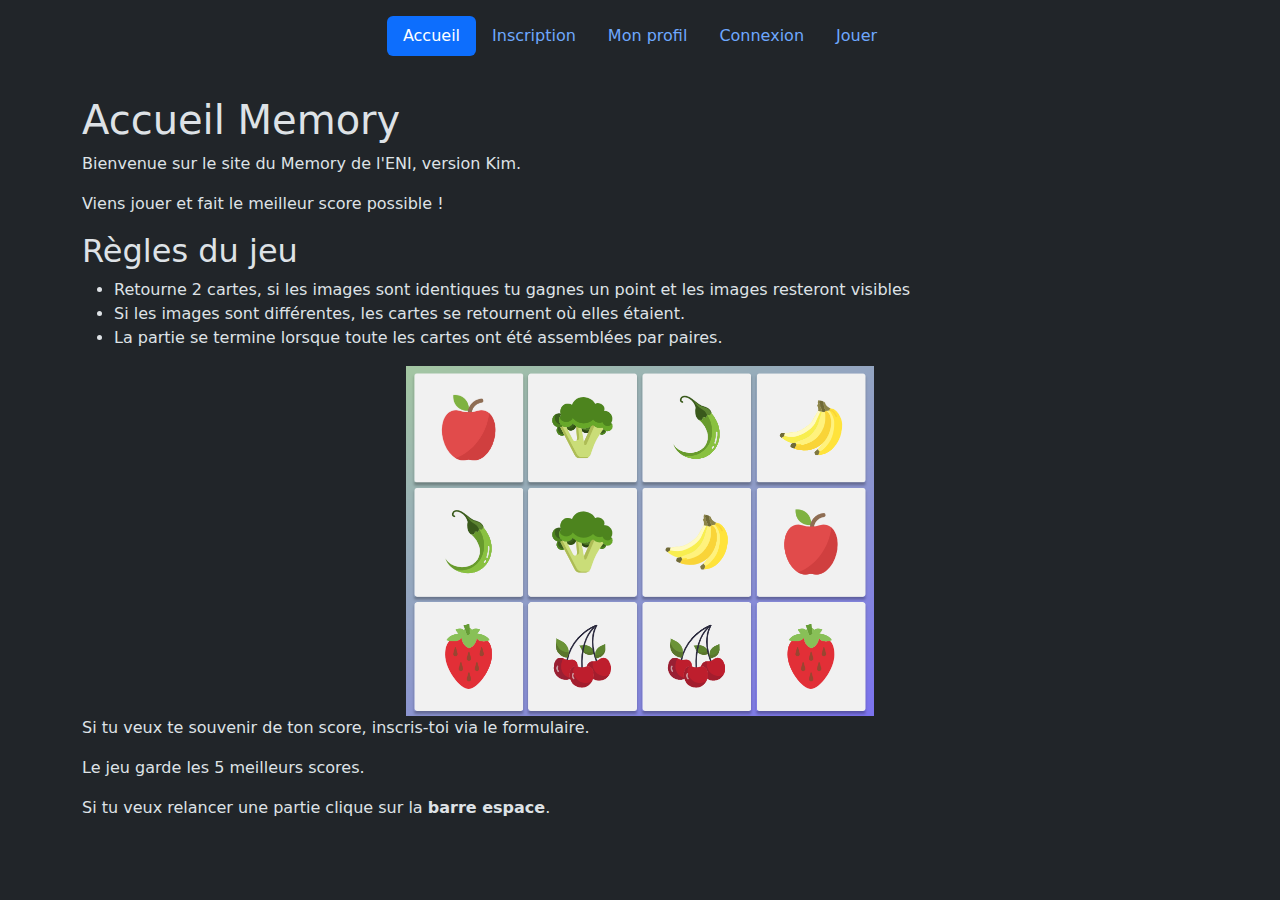
<file: index.html>
<!DOCTYPE html>
<html lang="fr"  data-bs-theme="dark">
    <head>
        <meta http-equiv="X-UA-Compatible" content="IE-edge" > 
        <meta charset="UTF-8"> 
        <meta author="Kim"> 
        <meta name="description" content="Un TP "> 
        <meta name="viewport" content="width=device-width, initial-scale=1.0">
        <link rel="icon" href="data:image/svg+xml,<svg xmlns=%22http://www.w3.org/2000/svg%22 viewBox=%220 0 100 100%22><text y=%22.9em%22 font-size=%2290%22>🧠</text></svg>">
        <link rel="stylesheet" href="./css/style.css">
        <link href="https://cdn.jsdelivr.net/npm/bootstrap@5.3.3/dist/css/bootstrap.min.css" rel="stylesheet" integrity="sha384-QWTKZyjpPEjISv5WaRU9OFeRpok6YctnYmDr5pNlyT2bRjXh0JMhjY6hW+ALEwIH" crossorigin="anonymous">
        <script src="https://cdn.jsdelivr.net/npm/bootstrap@5.3.3/dist/js/bootstrap.bundle.min.js" integrity="sha384-YvpcrYf0tY3lHB60NNkmXc5s9fDVZLESaAA55NDzOxhy9GkcIdslK1eN7N6jIeHz" crossorigin="anonymous"></script>
        <script type="module" src="./js/index.js"></script>
        <title>Memory 🧠</title>
    </head>
    <body>
        <header class="container">
            <div class="row">
                <div class="col-12">
                    <div class="d-flex justify-content-center py-3">
                        <ul class="nav nav-pills justify-content-center align-content-center flex-wrap">
                            <li class="nav-item"><a class="nav-link active" aria-current="page" href="./index.html">Accueil</a></li>
                            <li class="nav-item"><a class="nav-link" href="./inscription.html">Inscription</a></li>
                            <li class="nav-item"><a class="nav-link" href="./profil.html">Mon profil</a></li>
                            <li class="nav-item"><a  id="deconnexionLink" class="nav-link"
                                    href="./connexion.html">Connexion</a></li>
                            <li class="nav-item"><a class="nav-link" href="./game.html">Jouer</a></li>
                        </ul>
                    </div>
                </div>
            </div>
        </header>
        <main class="container">
            <div class="row">
                <div class="col-12">
                    <div class="justify-content-center my-4">
                        <h1>Accueil Memory</h1>
                        <p>Bienvenue sur le site du Memory de l'ENI, version Kim.</p>
                        <p>Viens jouer et fait le meilleur score possible !</p>
                        <article>
                            <h2>Règles du jeu</h2>
                            <ul>
                                <li>Retourne 2 cartes, si les images sont identiques tu gagnes un point et les images
                                    resteront visibles</li>
                                <li>Si les images sont différentes, les cartes se retournent où elles étaient.</li>
                                <li>La partie se termine lorsque toute les cartes ont été assemblées par paires.</li>
                            </ul>
                        </article>
                        <div class="text-center">
                            <img class="img-fluid" src="./images/ressources1/memory-legume/memory_detail.png"
                                alt="exemple de plateau">
                        </div>
                        <div>
                            <p>Si tu veux te souvenir de ton score, inscris-toi via le formulaire.</p>
                            <p>Le jeu garde les 5 meilleurs scores.</p>
                            <p>Si tu veux relancer une partie clique sur la <b>barre espace</b>.</p>
                        </div>
                    </div>
                </div>
            </div>
        </main>
    </body>
    
    </html>
</file>
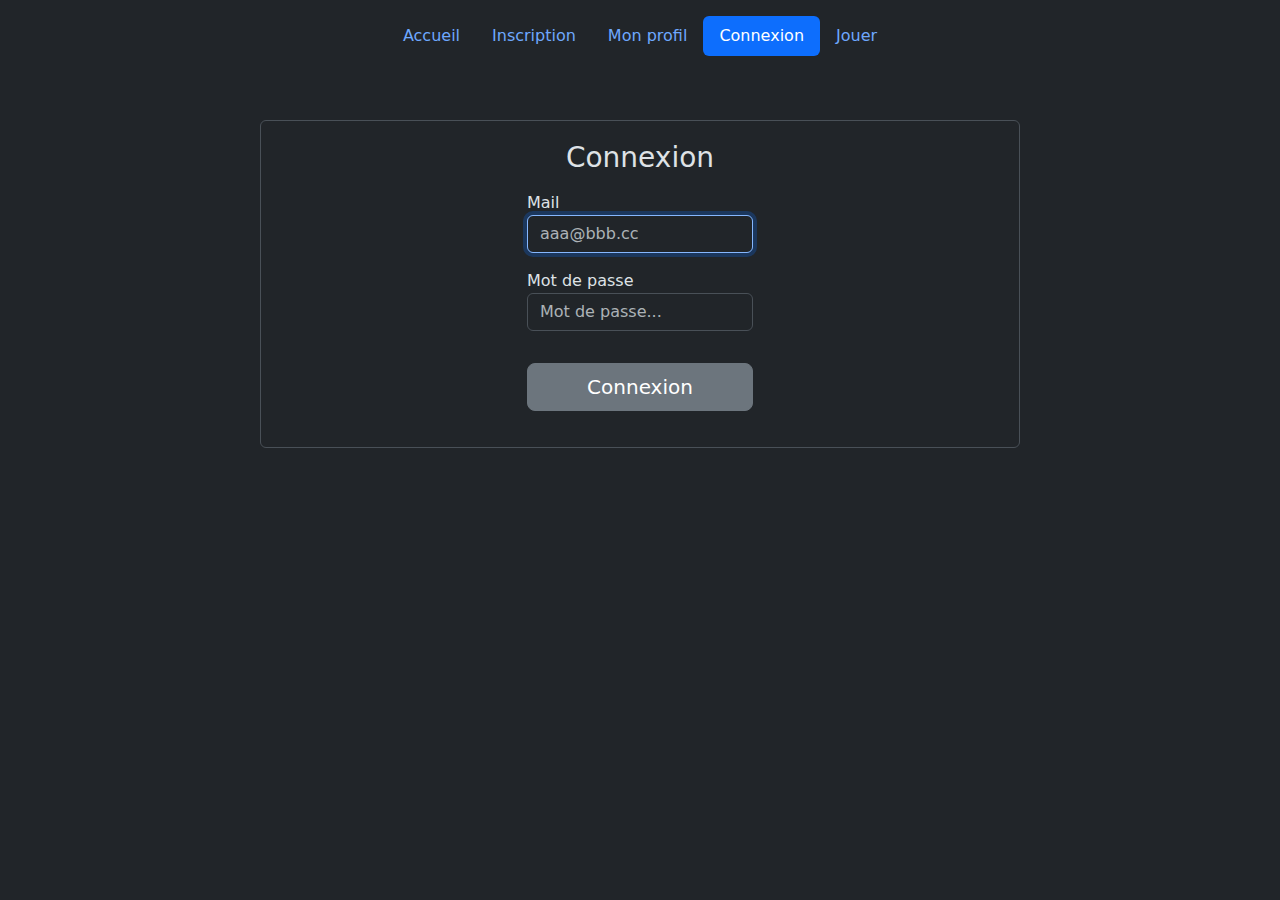
<file: connexion.html>
<!DOCTYPE html>
<html lang="fr" data-bs-theme="dark">
    <head>
        <meta http-equiv="X-UA-Compatible" content="IE-edge" > 
        <meta charset="UTF-8"> 
        <meta author="Kim"> 
        <meta name="description" content="Un TP "> 
        <meta name="viewport" content="width=device-width, initial-scale=1.0">
        <link rel="icon" href="data:image/svg+xml,<svg xmlns=%22http://www.w3.org/2000/svg%22 viewBox=%220 0 100 100%22><text y=%22.9em%22 font-size=%2290%22>🧠</text></svg>">
        <link rel="stylesheet" href="./css/style.css">
        <script src="./js/argon2-bundled.min.js"></script>
        <link href="https://cdn.jsdelivr.net/npm/bootstrap@5.3.3/dist/css/bootstrap.min.css" rel="stylesheet" integrity="sha384-QWTKZyjpPEjISv5WaRU9OFeRpok6YctnYmDr5pNlyT2bRjXh0JMhjY6hW+ALEwIH" crossorigin="anonymous">
        <script src="https://cdn.jsdelivr.net/npm/bootstrap@5.3.3/dist/js/bootstrap.bundle.min.js" integrity="sha384-YvpcrYf0tY3lHB60NNkmXc5s9fDVZLESaAA55NDzOxhy9GkcIdslK1eN7N6jIeHz" crossorigin="anonymous"></script>
        <script type="module" src="./js/connexion.js"></script>
        <title>Memory 🧠</title>
    </head>
    <body>
        <header class="container">
            <div class="row">
                <div class="col-12">
                    <div class="d-flex justify-content-center py-3">
                        <ul class="nav nav-pills justify-content-center align-content-center flex-wrap">
                            <li class="nav-item"><a class="nav-link" href="./index.html">Accueil</a></li>
                            <li class="nav-item"><a class="nav-link" href="./inscription.html">Inscription</a></li>
                            <li class="nav-item"><a class="nav-link" href="./profil.html">Mon profil</a></li>
                            <li class="nav-item"><a id="deconnexionLink" class="nav-link active" aria-current="page"
                                    href="./connexion.html">Connexion</a></li>
                            <li class="nav-item"><a class="nav-link" href="./game.html">Jouer</a></li>
                        </ul>
                    </div>
                </div>
            </div>
        </header>
        <div class="container my-5">
            <div class="row">
                <div class="col-12 col-md-8 mx-auto img-thumbnail">
                    <main class="d-flex justify-content-center py-3">
                        <form class="form-signin" data-bitwarden-watching="1">
                            <h1 class="h3 mb-3 font-weight-normal text-center">Connexion</h1>
                            <div class="form-group mb-3">
                                <label for="inputEmail" class="sr-only">Mail</label>
                                <input type="email" id="inputEmail" class="form-control" placeholder="aaa@bbb.cc"
                                    required="" autofocus="">
                            </div>
                            <div class="form-group">
                                <label for="inputPassword" class="sr-only">Mot de passe</label>
                                <input type="password" id="inputPassword" class="form-control"
                                    placeholder="Mot de passe..." required="">
                                </div>
                                <div class="d-flex flex-column justify-content-center py-3">
                                <input id="submit" class="btn btn-lg btn-secondary btn-block mt-3" type="submit" value="Connexion"></input>
                                <div id="feedbackUsermail" class="invalid-feedback">
                                    Adresse ou mot de passe incorrect.
                                </div>
                            </div>
                        </form>
                    </main>
                </div>
            </div>
        </div>
    </body>
    </html>
</file>
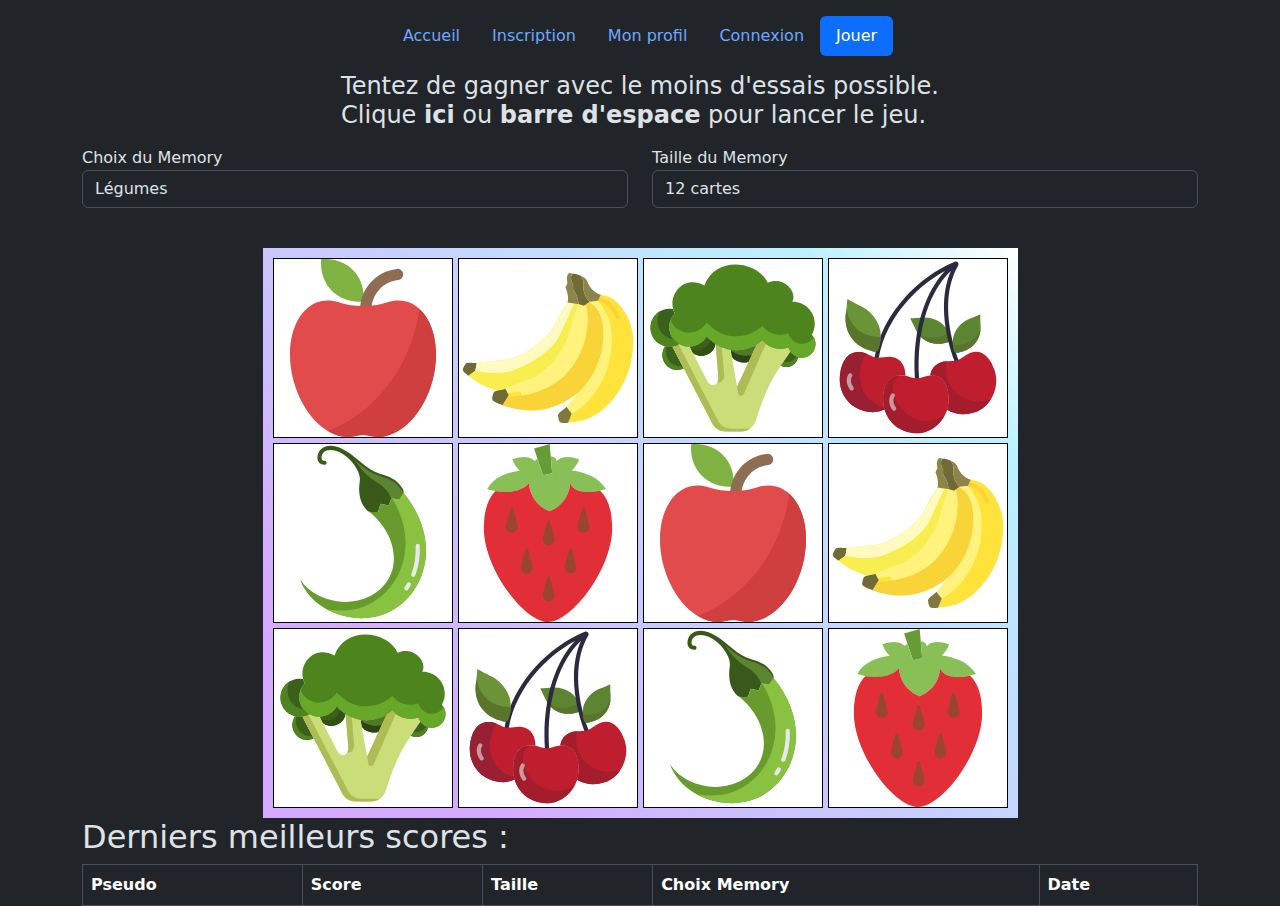
<file: game.html>
<!DOCTYPE html>
<html lang="fr" data-bs-theme="dark">
<head>
    <meta http-equiv="X-UA-Compatible" content="IE-edge" > 
    <meta charset="UTF-8"> 
    <meta author="Kim"> 
    <meta name="description" content="Un TP "> 
    <meta name="viewport" content="width=device-width, initial-scale=1.0">
    <link rel="icon" href="data:image/svg+xml,<svg xmlns=%22http://www.w3.org/2000/svg%22 viewBox=%220 0 100 100%22><text y=%22.9em%22 font-size=%2290%22>🧠</text></svg>">
    <link rel="stylesheet" href="./css/style.css">
    <link href="https://cdn.jsdelivr.net/npm/bootstrap@5.3.3/dist/css/bootstrap.min.css" rel="stylesheet" integrity="sha384-QWTKZyjpPEjISv5WaRU9OFeRpok6YctnYmDr5pNlyT2bRjXh0JMhjY6hW+ALEwIH" crossorigin="anonymous">
    <script src="https://cdn.jsdelivr.net/npm/bootstrap@5.3.3/dist/js/bootstrap.bundle.min.js" integrity="sha384-YvpcrYf0tY3lHB60NNkmXc5s9fDVZLESaAA55NDzOxhy9GkcIdslK1eN7N6jIeHz" crossorigin="anonymous"></script>
    <script type="module" src="./js/gameScript.js"></script>
    <title>Memory 🧠</title>
</head>
<body>
  <header class="d-flex justify-content-center py-3">
      <ul class="nav nav-pills">
        <li class="nav-item"><a class="nav-link" href="./index.html">Accueil</a></li>
        <li class="nav-item"><a class="nav-link" href="./inscription.html">Inscription</a></li>
        <li class="nav-item"><a class="nav-link" href="./profil.html">Mon profil</a></li>
        <li class="nav-item"><a id="deconnexionLink" class="nav-link" href="./connexion.html">Connexion</a></li>
        <li class="nav-item"><a class="nav-link active" aria-current="page" href="./game.html">Jouer</a></li>
      </ul>
    </header>
  </nav>
  <main class="mainGame">
    <h4 class="relaunch">Tentez de gagner avec le moins d'essais possible. <br> Clique <strong>ici</strong> ou <strong>barre d'espace</strong> pour lancer le jeu.</h4>
  <h6 class="col-3 offset-9"></h6>
  <div class="container">
    <form action="">
        <div class="row align-items-center">
            <div class="col-md-6 d-flex flex-column">
                <label for="favoriteMemory">Choix du Memory</label>
                <select class="form-control" name="favoriteMemory" id="favoriteMemory">
                  <option value="1">Animaux</option>
                  <option value="2">Animaux animés</option>
                  <option value="3">Animaux Domestiques</option>
                  <option value="4">Chiens</option>
                  <option value="5">Dinos</option>
                  <option value="6">Dinosaures sans noms</option>
                  <option value="7">Légumes</option>
                </select>
              </div>
                <div class="col-md-6 d-flex flex-column">
                    <label for="favoriteSize">Taille du Memory</label>
                    <select class="form-control" name="favoriteSize" id="favoriteSize">
                      <option value="12">12 cartes</option>
                      <option value="16">16 cartes</option>
                      <option value="20">20 cartes</option>
                      <option value="46">46 cartes</option>
                      <option value="54">54 cartes</option>
                    </select>
                </div>
            
            <!-- <div class="col-md-4 d-flex mt-4">
                <button class="btnStart btn btn-secondary mt-auto">Commencer</button>
            </div> -->
        </div>
    </form>
</div>
<div class="text-center mb-3">
  <img id="memorImg" class="img-fluid">
</div>
  <section class="boardGame" >
  </section>
</main>
<aside class="container">
  <h2>Derniers meilleurs scores : </h2>
  <table class="table table-striped table-bordered" id="scoreTable">
    <thead>
    <tr>
        <th>Pseudo</th>
        <th>Score</th>
        <th>Taille</th>
        <th>Choix Memory</th>
        <th>Date</th>
    </tr>
</thead>
<tbody>

</tbody>
</table>
</aside>
</body>
</html>
</file>
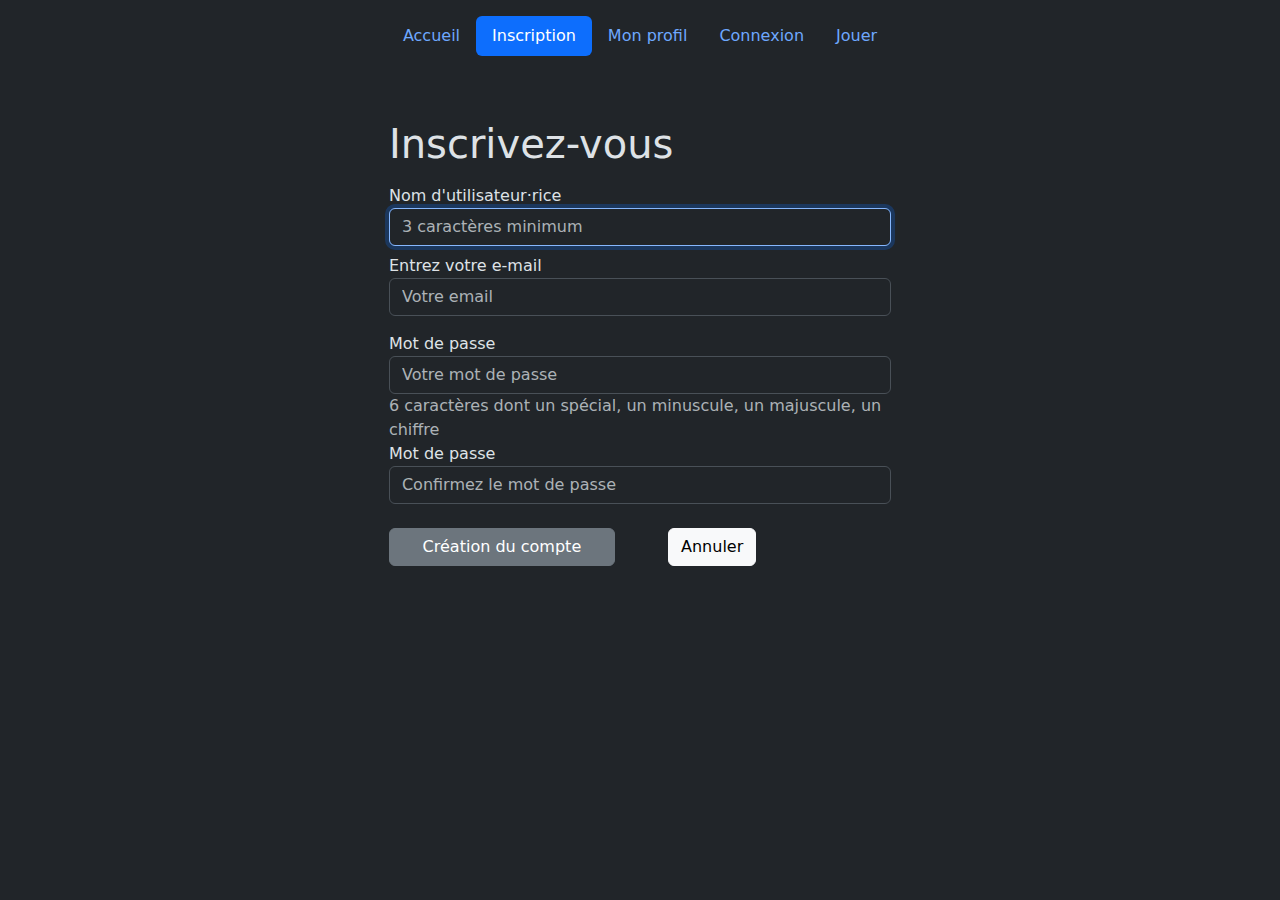
<file: inscription.html>
<!DOCTYPE html>
<html lang="fr" data-bs-theme="dark">
    <head>
        <meta http-equiv="X-UA-Compatible" content="IE-edge" > 
        <meta charset="UTF-8"> 
        <meta author="Kim"> 
        <meta name="description" content="Un TP "> 
        <meta name="viewport" content="width=device-width, initial-scale=1.0">
        <link rel="icon" href="data:image/svg+xml,<svg xmlns=%22http://www.w3.org/2000/svg%22 viewBox=%220 0 100 100%22><text y=%22.9em%22 font-size=%2290%22>🧠</text></svg>">
        <link rel="stylesheet" href="./css/style.css">
        <script src="./js/argon2-bundled.min.js"></script>
        <link href="https://cdn.jsdelivr.net/npm/bootstrap@5.3.3/dist/css/bootstrap.min.css" rel="stylesheet" integrity="sha384-QWTKZyjpPEjISv5WaRU9OFeRpok6YctnYmDr5pNlyT2bRjXh0JMhjY6hW+ALEwIH" crossorigin="anonymous">
        <script src="https://cdn.jsdelivr.net/npm/bootstrap@5.3.3/dist/js/bootstrap.bundle.min.js" integrity="sha384-YvpcrYf0tY3lHB60NNkmXc5s9fDVZLESaAA55NDzOxhy9GkcIdslK1eN7N6jIeHz" crossorigin="anonymous"></script>
        <script type="module" src="./js/inscription.js"></script>
        <title>Memory 🧠</title>
    </head>
    <body>
        <header class="container">
            <div class="row">
                <div class="col-12">
                    <div class="d-flex justify-content-center py-3">
                        <ul class="nav nav-pills justify-content-center align-content-center flex-wrap">
                            <li class="nav-item"><a class="nav-link" href="./index.html">Accueil</a></li>
                            <li class="nav-item"><a class="nav-link active" aria-current="page"
                                    href="./inscription.html">Inscription</a></li>
                            <li class="nav-item"><a class="nav-link" href="./profil.html">Mon profil</a></li>
                            <li class="nav-item"><a id="deconnexionLink" class="nav-link" href="./connexion.html">Connexion</a></li>
                            <li class="nav-item"><a class="nav-link" href="./game.html">Jouer</a></li>
                        </ul>
                    </div>
                </div>
            </div>
        </header>
        <main class="d-flex flex-column my-5">
            <div class="container flex-grow-1 d-flex align-items-center justify-content-center">
                <div class="d-flex justify-content-center align-items-center">
                    <fieldset class="col-md-11 order-md-1">
                        <h1 class="mb-3">Inscrivez-vous</h1>
                        <form class="needs-validation" action="" method="">
                            <div class="form-group mb-2">
                                <label for="name">Nom d'utilisateur·rice</label>
                                <input class="form-control" type="text" name="name" id="name" pattern=".{3,}" placeholder="3 caractères minimum" autofocus="">
                                <p class="invalid-feedback fs-6 mb-0">3 caractères minimum</p>
                            </div>
                            <div class="form-group mb-3">
                                <label for="mail">Entrez votre e-mail</label>
                                <input class="form-control" type="email" name="mail" id="mail" placeholder="Votre email">
                                <p class="invalid-feedback fs-6 mb-0">Adresse mail non valide</p>
                            </div>
                            <div class="form-group">
                                <label for="pwd">Mot de passe</label>
                                <input class="form-control" type="password" name="pwd" id="pwd"
                                placeholder="Votre mot de passe">
                                <p class="text-muted fs-6 mb-0">6 caractères dont un spécial, un minuscule, un
                                    majuscule, un chiffre</p>
                                    <div id="pswForce">
                                        <div id="faible" class="progress"><p>faible</p></div>
                                        <div id="moyen" class="progress"><p>moyen</p></div>
                                        <div id="fort" class="progress"><p>fort</p></div>
                                    </div>
                            </div>
                            <div class="form-group mb-4">
                                <label for="confirmPassword">Mot de passe</label>
                                <input class="form-control" type="password" name="confirmPassword" id="confirmPassword"
                                placeholder="Confirmez le mot de passe">
                            </div>
                            <div class="form-group">
                                <input  id="btnInscription" class="btn btn-secondary" value="Création du compte"></input>
                                <input type="reset" class="btn btn-light mx-5" href="./index.html" value="Annuler"></input>
                                <div id="feedbackUsermail" class="invalid-feedback">
                                    Nom d'utilisateur ou adresse mail déjà utilisée.
                                </div>
                            </div>
                        </form>
                    </fieldset>
                </div>
            </div>
        </main>
    </body>
    
    </html>
</file>
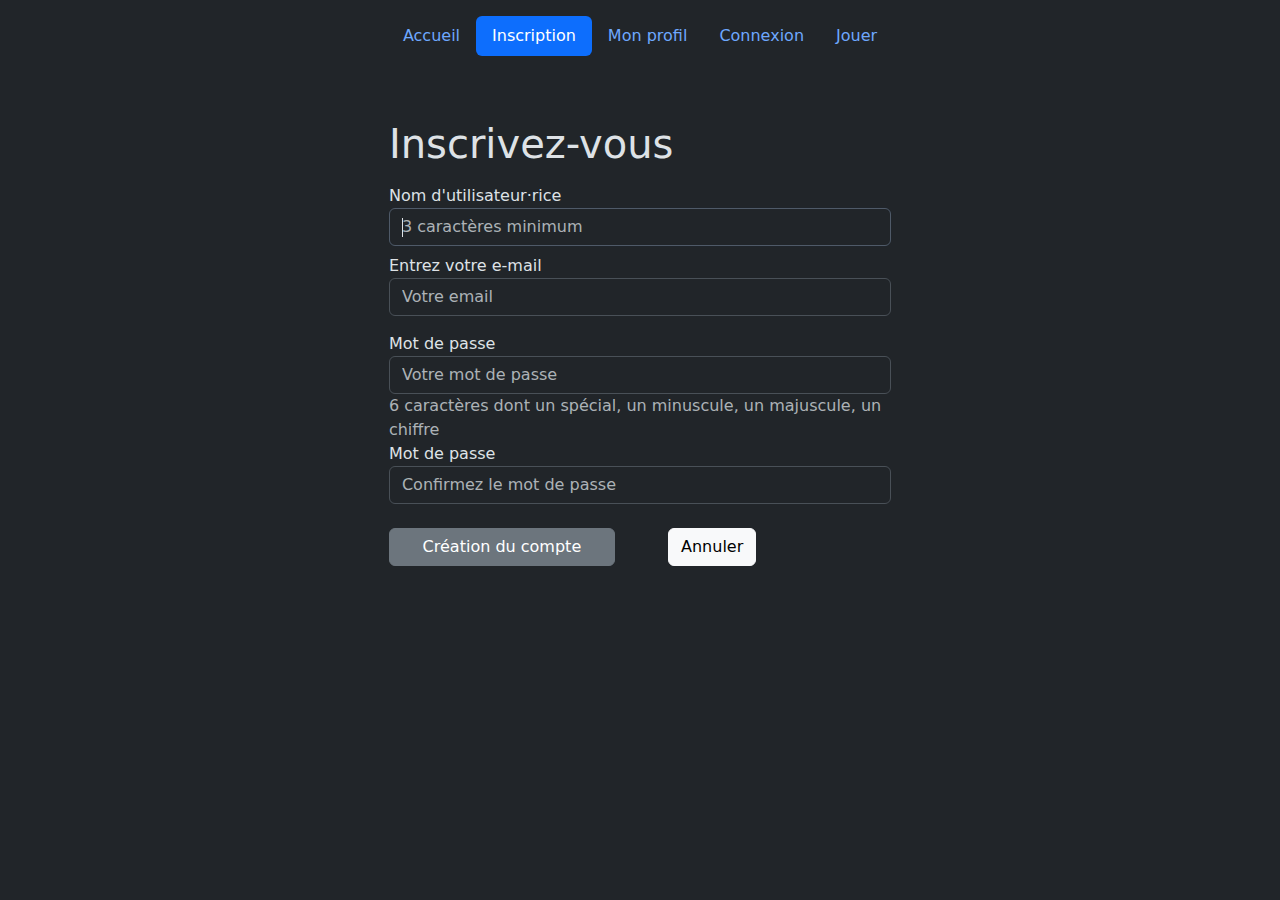
<file: profil.html>
<!DOCTYPE html>
<html lang="fr" data-bs-theme="dark">
    <head>
        <meta http-equiv="X-UA-Compatible" content="IE-edge" > 
        <meta charset="UTF-8"> 
        <meta author="Kim"> 
        <meta name="description" content="Un TP "> 
        <meta name="viewport" content="width=device-width, initial-scale=1.0">
        <link rel="icon" href="data:image/svg+xml,<svg xmlns=%22http://www.w3.org/2000/svg%22 viewBox=%220 0 100 100%22><text y=%22.9em%22 font-size=%2290%22>🧠</text></svg>">
        <link rel="stylesheet" href="./css/style.css">
        <link href="https://cdn.jsdelivr.net/npm/bootstrap@5.3.3/dist/css/bootstrap.min.css" rel="stylesheet" integrity="sha384-QWTKZyjpPEjISv5WaRU9OFeRpok6YctnYmDr5pNlyT2bRjXh0JMhjY6hW+ALEwIH" crossorigin="anonymous">
        <script src="https://cdn.jsdelivr.net/npm/bootstrap@5.3.3/dist/js/bootstrap.bundle.min.js" integrity="sha384-YvpcrYf0tY3lHB60NNkmXc5s9fDVZLESaAA55NDzOxhy9GkcIdslK1eN7N6jIeHz" crossorigin="anonymous"></script>
        <script type="module" src="./js/scriptprofil.js"></script>
        <title>Memory 🧠</title>
    </head>
    <body>
        <header class="container">
            <div class="row">
                <div class="col-12">
                    <div class="d-flex justify-content-center py-3">
                        <ul class="nav nav-pills justify-content-center align-content-center flex-wrap">
                            <li class="nav-item"><a class="nav-link" href="./index.html">Accueil</a></li>
                            <li class="nav-item"><a class="nav-link"
                                    href="./inscription.html">Inscription</a></li>
                            <li class="nav-item"><a class="nav-link active" aria-current="page" href="./profil.html">Mon profil</a></li>
                            <li class="nav-item"><a id="deconnexionLink" class="nav-link" href="./connexion.html">Connexion</a></li>
                            <li class="nav-item"><a class="nav-link" href="./game.html">Jouer</a></li>
                        </ul>
                    </div>
                </div>
            </div>
        </header>
    <main class="d-flex justify-content-center">
        <div class="col-lg-4">
            <div class="text-center">
                    <div class="" id="divImg">
                        <div id="randomImg">
                          <svg xmlns="http://www.w3.org/2000/svg" width="20" height="20" fill="currentColor" class="bi bi-arrow-repeat" viewBox="0 0 16 16">
                            <path d="M11.534 7h3.932a.25.25 0 0 1 .192.41l-1.966 2.36a.25.25 0 0 1-.384 0l-1.966-2.36a.25.25 0 0 1 .192-.41m-11 2h3.932a.25.25 0 0 0 .192-.41L2.692 6.23a.25.25 0 0 0-.384 0L.342 8.59A.25.25 0 0 0 .534 9"/>
                            <path fill-rule="evenodd" d="M8 3c-1.552 0-2.94.707-3.857 1.818a.5.5 0 1 1-.771-.636A6.002 6.002 0 0 1 13.917 7H12.9A5 5 0 0 0 8 3M3.1 9a5.002 5.002 0 0 0 8.757 2.182.5.5 0 1 1 .771.636A6.002 6.002 0 0 1 2.083 9z"/>
                        </svg>
                    </div>
                        <img class="rounded-circle img-fluid " src="[data-uri]" alt="Generic placeholder image" width="140" height="140">
                    </div>
    
            <h2>Mon profil</h2>
            </div>
            <form class="needs-validation" novalidate>
                <div class="mb-3">
                    <label for="name">Nom d'utilisateur·rice</label>
                    <input class="form-control" type="text" name="name" id="name">
                    <p class="invalid-feedback fs-6 mb-0"></p>
                </div>
                <div class="mb-3">
                    <label for="mail">E-mail</label>
                    <input class="form-control" type="email" name="mail" id="mail">
                    <p class="invalid-feedback fs-6 mb-0">3 caractères minimum</p>
                </div>
                <div class="mb-3">
                    <label for="favoriteMemory">Choix du Memory</label>
                    <select class="form-control mb-3" name="favoriteMemory" id="favoriteMemory">
                        <option value="1">Animaux</option>
                        <option value="2">Animaux animés</option>
                        <option value="3">Animaux Domestiques</option>
                        <option value="4">Chiens</option>
                        <option value="5">Dinos</option>
                        <option value="6">Dinosaures sans noms</option>
                        <option value="7">Légumes</option>
                    </select>
                    <div class="text-center mb-3">
                        <img id="memorImg" class="img-fluid">
                    </div> 
                </div>
                <div class="mb-3">
                    <label for="favoriteSize">Taille du Memory</label>
                    <select class="form-control" name="favoriteSize" id="favoriteSize">
                        <option value="12">12 cartes</option>
                        <option value="16">16 cartes</option>
                        <option value="20">20 cartes</option>
                        <option value="46">46 cartes</option>
                        <option value="54">54 cartes</option>
                    </select>
                </div>
                <button id="btnModification" class="btn btn-secondary mb-3" disabled> Enregistrer les modifications</button>
            </form>
                <h2>Derniers scores :</h2>
                <table class="table table-striped table-bordered" id="scoreTable">
                    <thead>
                    <tr>
                        <th>Pseudo</th>
                        <th>Score</th>
                        <th>Taille</th>
                        <th>Choix Memory</th>
                        <th>Date</th>
                    </tr>
                </thead>
                <tbody>

                </tbody>
                </table>

          </div>
    </main>
    </body>
    </html>
</file>
<file: css/style.css>
html, body {
    height: 100%;
    margin: 0;
}

/* =======index ============================================= */

/* =======Inscription======================================== */
#favoriteSize option {
    font-style: italic;
}
#pswForce{
    position: relative;
}

#pswForce .progress{
    display: none;
    width: 30% ;
    text-align: center;
    border-radius: 0 ;
    background-color: hsla(180, 100%, 50%, 0);
    margin: 5px;
    overflow: visible;
}

#faible {
    border-top : 4px solid rgb(204, 102, 18); 
}

#moyen {
    border-top : 4px solid rgb(206, 155, 28); 
}

#fort {
    border-top : 4px solid green; 
}

/* ================PROFIL===================== */
#divImg {
    position: relative;
}

#randomImg {
    position: absolute;
    right: 35%;
    bottom: 10%;
    cursor: pointer;
}


/* ================ game =============================== */
.mainGame {
    display: flex;
    flex-direction: column;
    justify-content: center;
    align-items: center;
}

.boardGame {
    display: grid;
    position: relative;
    padding: 10px;
background: linear-gradient(45deg, rgba(212,170,255,1) 17%, rgba(187,242,255,1) 84%, rgba(255,255,255,1) 100%);

    /* @media (orientation: landscape) {
    grid-template-columns: repeat(4, 20vmin);
    grid-template-rows: repeat(3, 20vmin);
}

    @media (orientation: portrait) {
        grid-template-columns: repeat(3, 30vmin);
        grid-template-rows: repeat(4, 30vmin);
    } */
    gap: 5px;
}

.memoryCard {
    border: solid black 1px;
    background-size: cover;
    background-color: white;
    transition: background-image 0.25s linear 0.25s ;
    transition: transform 0.5s linear;
    
}


.memoryCard:hover {
    box-shadow: 0px 10px 13px -7px #00000077, 5px 5px 15px 5px rgba(0,0,0,0);
    background-size: 101%;
}

.memoryCard.visible {
    transform: scaleX(-1) rotateY(180deg);
    transition: transform 0.5s linear; /* Transition de rotation */
}


img {
    max-height: 350px;
}
</file>
